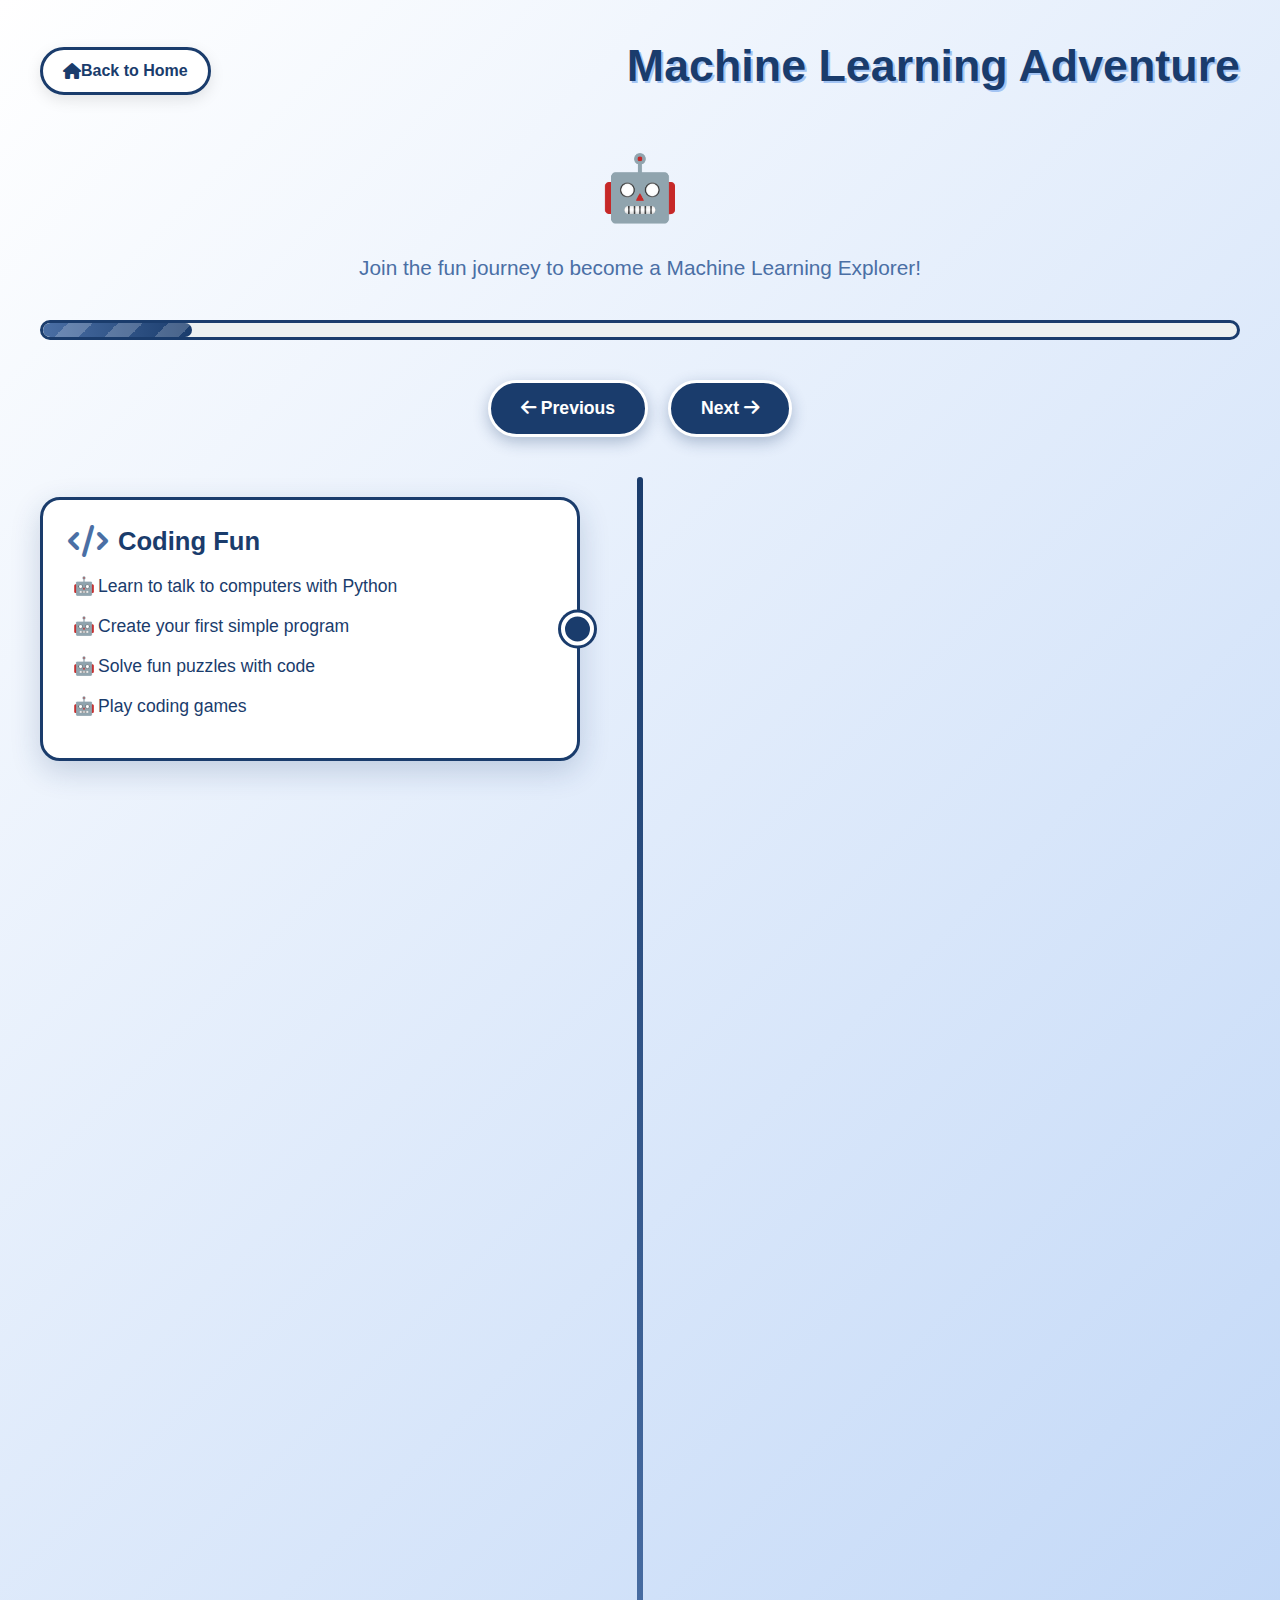
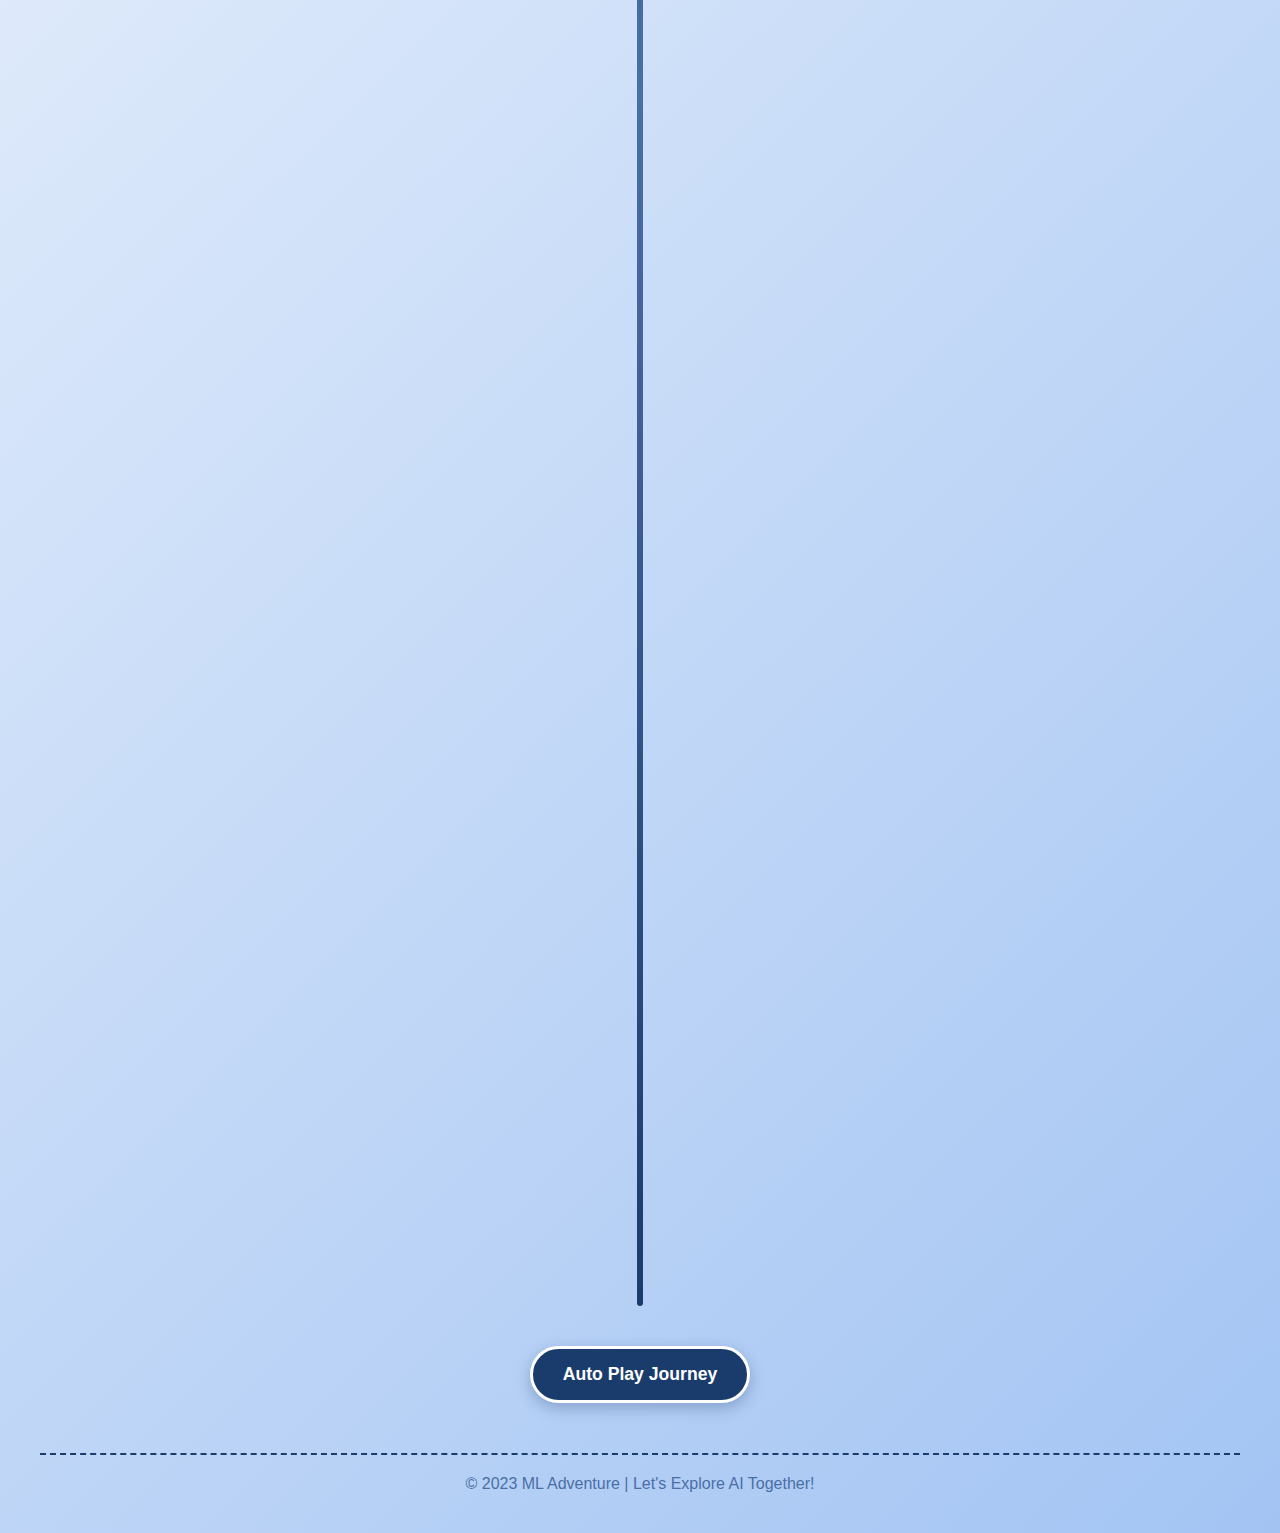
<file: roadmap.html>
<!DOCTYPE html>
<html lang="en">
<head>
    <meta charset="UTF-8">
    <meta name="viewport" content="width=device-width, initial-scale=1.0">
    <title>ML Engineering for Kids</title>
    <link rel="stylesheet" href="https://cdnjs.cloudflare.com/ajax/libs/font-awesome/6.4.0/css/all.min.css">
    <!-- FAVICON: Add these lines for your website icon -->
    <!-- Standard favicon (most common) -->
    <link rel="icon" type="image/png" href="https://placehold.co/32x32/48CAE4/ffffff?text=AH" sizes="32x32">
    <!-- For Apple devices -->
    <link rel="apple-touch-icon" href="https://placehold.co/180x180/48CAE4/ffffff?text=AH" sizes="180x180">
    <!-- For older browsers -->
    <link rel="icon" type="image/x-icon" href="https://placehold.co/16x16/48CAE4/ffffff?text=AH">
    <!-- END FAVICON -->
    <script>
        // Define dataLayer and the gtag function.
        window.dataLayer = window.dataLayer || [];
        function gtag() {
            dataLayer.push(arguments);
        }

        // Set default consent to 'denied' for all categories.
        // This ensures a privacy-first approach before user interaction.
        gtag('consent', 'default', {
            'ad_storage': 'denied',
            'analytics_storage': 'denied',
            'personalization_storage': 'denied',
            'functionality_storage': 'denied',
            'security_storage': 'denied',
            'wait_for_update': 500 // Wait for CMP to update consent (in milliseconds)
        });

        // Load the Google Tag Manager/Global Site Tag script.
        // Replace 'G-XXXXXXX' with your actual Google Analytics 4 Measurement ID
        // or 'AW-XXXXXXX' for Google Ads Conversion ID if you use those.
        // The Google Certified CMP will typically manage the loading of the consent dialog.
        // For the full CMP script, you will generate it from your AdSense/Ad Manager/GA4 account.
        (function (w, d, s, l, i) {
            w[l] = w[l] || [];
            w[l].push({
                'gtm.start': new Date().getTime(),
                event: 'gtm.js'
            });
            var f = d.getElementsByTagName(s)[0],
                j = d.createElement(s),
                dl = l != 'dataLayer' ? '&l=' + l : '';
            j.async = true;
            j.src =
                'https://www.googletagmanager.com/gtm.js?id=' + i + dl;
            f.parentNode.insertBefore(j, f);
        })(window, document, 'script', 'dataLayer', 'GTM-XXXXXX'); // Replace GTM-XXXXXX with your GTM ID or appropriate Google tag ID
    </script>
    <style>
        * {
            margin: 0;
            padding: 0;
            box-sizing: border-box;
            font-family: 'Comic Sans MS', 'Chalkboard SE', sans-serif;
        }
        
        body {
            background: linear-gradient(135deg, #ffffff 0%, #a3c4f3 100%);
            min-height: 100vh;
            padding: 20px;
            color: #1a3c6c;
            overflow-x: hidden;
        }
        
        .container {
            max-width: 1200px;
            margin: 0 auto;
        }
        
        header {
            display: flex;
            justify-content: space-between;
            align-items: center;
            padding: 20px 0;
            margin-bottom: 30px;
        }
        
        .home-btn {
            display: flex;
            align-items: center;
            text-decoration: none;
            color: #1a3c6c;
            font-weight: 600;
            transition: all 0.3s ease;
            background: white;
            padding: 12px 20px;
            border-radius: 50px;
            box-shadow: 0 5px 15px rgba(0, 0, 0, 0.1);
            border: 3px solid #1a3c6c;
            animation: bounce 2s infinite;
        }
        
        @keyframes bounce {
            0%, 100% { transform: translateY(0); }
            50% { transform: translateY(-5px); }
        }
        
        .home-btn:hover {
            transform: translateY(-3px);
            box-shadow: 0 8px 20px rgba(0, 0, 0, 0.2);
            background: #1a3c6c;
            color: white;
        }
        
        h1 {
            font-size: 2.8rem;
            color: #1a3c6c;
            text-align: center;
            margin-bottom: 10px;
            text-shadow: 2px 2px 0px #a3c4f3;
        }
        
        .subtitle {
            text-align: center;
            color: #4a6fa5;
            margin-bottom: 40px;
            font-size: 1.3rem;
        }
        
        .character {
            text-align: center;
            margin-bottom: 30px;
        }
        
        .robot {
            font-size: 4rem;
            animation: float 3s ease-in-out infinite;
        }
        
        @keyframes float {
            0%, 100% { transform: translateY(0); }
            50% { transform: translateY(-10px); }
        }
        
        .roadmap {
            display: flex;
            flex-direction: column;
            position: relative;
            margin: 40px 0;
        }
        
        .roadmap::before {
            content: '';
            position: absolute;
            top: 0;
            bottom: 0;
            left: 50%;
            transform: translateX(-50%);
            width: 6px;
            background: linear-gradient(to bottom, #1a3c6c, #4a6fa5, #1a3c6c);
            border-radius: 10px;
        }
        
        .milestone {
            width: 45%;
            padding: 25px;
            background: white;
            border-radius: 20px;
            box-shadow: 0 10px 30px rgba(26, 60, 108, 0.2);
            margin: 20px 0;
            position: relative;
            opacity: 0;
            transform: translateY(50px);
            transition: all 0.8s ease;
            border: 3px solid #1a3c6c;
        }
        
        .milestone.visible {
            opacity: 1;
            transform: translateY(0);
        }
        
        .milestone-left {
            align-self: flex-start;
        }
        
        .milestone-right {
            align-self: flex-end;
        }
        
        .milestone::after {
            content: '';
            position: absolute;
            top: 50%;
            width: 25px;
            height: 25px;
            background: #1a3c6c;
            border-radius: 50%;
            transform: translateY(-50%);
            border: 4px solid white;
            box-shadow: 0 0 0 3px #1a3c6c;
        }
        
        .milestone-left::after {
            right: -17px;
        }
        
        .milestone-right::after {
            left: -17px;
        }
        
        .milestone-title {
            font-size: 1.6rem;
            color: #1a3c6c;
            margin-bottom: 15px;
            display: flex;
            align-items: center;
        }
        
        .milestone-title i {
            margin-right: 10px;
            font-size: 2rem;
            color: #4a6fa5;
        }
        
        .milestone-content {
            line-height: 1.6;
            color: #1a3c6c;
            font-size: 1.1rem;
        }
        
        .milestone-content ul {
            list-style-type: none;
            padding-left: 5px;
        }
        
        .milestone-content li {
            margin-bottom: 12px;
            padding-left: 25px;
            position: relative;
        }
        
        .milestone-content li::before {
            content: '🤖';
            position: absolute;
            left: 0;
        }
        
        .progress-bar {
            height: 20px;
            background: #ecf0f1;
            border-radius: 30px;
            margin: 40px 0;
            overflow: hidden;
            border: 3px solid #1a3c6c;
        }
        
        .progress {
            height: 100%;
            width: 0%;
            background: linear-gradient(90deg, #4a6fa5, #1a3c6c);
            border-radius: 30px;
            transition: width 2s ease;
            position: relative;
        }
        
        .progress::after {
            content: '';
            position: absolute;
            top: 0;
            left: 0;
            bottom: 0;
            right: 0;
            background-image: linear-gradient(-45deg, rgba(255, 255, 255, 0.2) 25%, transparent 25%, transparent 50%, rgba(255, 255, 255, 0.2) 50%, rgba(255, 255, 255, 0.2) 75%, transparent 75%, transparent);
            z-index: 1;
            background-size: 50px 50px;
            animation: move 2s linear infinite;
            border-radius: 30px;
        }
        
        @keyframes move {
            0% { background-position: 0 0; }
            100% { background-position: 50px 50px; }
        }
        
        .controls {
            display: flex;
            justify-content: center;
            gap: 20px;
            margin: 30px 0;
        }
        
        .control-btn {
            padding: 15px 30px;
            background: #1a3c6c;
            color: white;
            border: none;
            border-radius: 50px;
            cursor: pointer;
            font-weight: 600;
            transition: all 0.3s ease;
            box-shadow: 0 5px 15px rgba(26, 60, 108, 0.3);
            font-size: 1.1rem;
            border: 3px solid white;
        }
        
        .control-btn:hover {
            background: #4a6fa5;
            transform: translateY(-5px) scale(1.05);
            box-shadow: 0 8px 20px rgba(26, 60, 108, 0.4);
        }
        
        .animation-control {
            text-align: center;
            margin: 20px 0;
        }
        
        footer {
            text-align: center;
            margin-top: 50px;
            padding: 20px;
            color: #4a6fa5;
            border-top: 2px dashed #1a3c6c;
        }
        
        .confetti {
            position: fixed;
            width: 10px;
            height: 10px;
            background-color: #1a3c6c;
            opacity: 0.7;
            border-radius: 0;
            z-index: 1000;
            animation: confetti-fall 5s linear forwards;
        }
        
        @keyframes confetti-fall {
            0% { transform: translateY(-10px) rotate(0deg); opacity: 1; }
            100% { transform: translateY(100vh) rotate(720deg); opacity: 0; }
        }
        
        @media (max-width: 768px) {
            .roadmap::before {
                left: 20px;
            }
            
            .milestone {
                width: 85%;
                align-self: flex-end;
            }
            
            .milestone-left::after {
                left: -17px;
                right: auto;
            }
            
            h1 {
                font-size: 2.2rem;
            }
        }
    </style>
</head>
<body>
    <div class="container">
        <header>
            <a href="index.html" class="home-btn">
                <i class="fas fa-home"></i>
                <span>Back to Home</span>
            </a>
            <h1>Machine Learning Adventure</h1>
        </header>
        
        <div class="character">
            <div class="robot">🤖</div>
        </div>
        
        <p class="subtitle">Join the fun journey to become a Machine Learning Explorer!</p>
        
        <div class="progress-bar">
            <div class="progress" id="roadmap-progress"></div>
        </div>
        
        <div class="controls">
            <button class="control-btn" id="prev-btn"><i class="fas fa-arrow-left"></i> Previous</button>
            <button class="control-btn" id="next-btn">Next <i class="fas fa-arrow-right"></i></button>
        </div>
        
        <div class="roadmap">
            <div class="milestone milestone-left">
                <h2 class="milestone-title"><i class="fas fa-code"></i> Coding Fun</h2>
                <div class="milestone-content">
                    <ul>
                        <li>Learn to talk to computers with Python</li>
                        <li>Create your first simple program</li>
                        <li>Solve fun puzzles with code</li>
                        <li>Play coding games</li>
                    </ul>
                </div>
            </div>
            
            <div class="milestone milestone-right">
                <h2 class="milestone-title"><i class="fas fa-calculator"></i> Math Magic</h2>
                <div class="milestone-content">
                    <ul>
                        <li>Discover patterns and shapes</li>
                        <li>Learn counting with computers</li>
                        <li>Play with numbers and graphs</li>
                        <li>Solve mysteries with math</li>
                    </ul>
                </div>
            </div>
            
            <div class="milestone milestone-left">
                <h2 class="milestone-title"><i class="fas fa-chart-line"></i> Data Discovery</h2>
                <div class="milestone-content">
                    <ul>
                        <li>Find hidden stories in data</li>
                        <li>Create colorful charts and graphs</li>
                        <li>Clean and organize information</li>
                        <li>Play data detective</li>
                    </ul>
                </div>
            </div>
            
            <div class="milestone milestone-right">
                <h2 class="milestone-title"><i class="fas fa-brain"></i> First AI Steps</h2>
                <div class="milestone-content">
                    <ul>
                        <li>Teach computers to recognize patterns</li>
                        <li>Create your first smart program</li>
                        <li>Play guessing games with AI</li>
                        <li>Train a computer to see like you</li>
                    </ul>
                </div>
            </div>
            
            <div class="milestone milestone-left">
                <h2 class="milestone-title"><i class="fas fa-project-diagram"></i> Brainy Networks</h2>
                <div class="milestone-content">
                    <ul>
                        <li>Build digital brain cells</li>
                        <li>Create networks that learn</li>
                        <li>Teach computers to see pictures</li>
                        <li>Make AI that understands words</li>
                    </ul>
                </div>
            </div>
            
            <div class="milestone milestone-right">
                <h2 class="milestone-title"><i class="fas fa-rocket"></i> Launch Your AI</h2>
                <div class="milestone-content">
                    <ul>
                        <li>Put your AI on the internet</li>
                        <li>Share your creation with friends</li>
                        <li>Create an AI helper</li>
                        <li>Watch your AI learn and grow</li>
                    </ul>
                </div>
            </div>
            
            <div class="milestone milestone-left">
                <h2 class="milestone-title"><i class="fas fa-robot"></i> Super Smart Systems</h2>
                <div class="milestone-content">
                    <ul>
                        <li>Make AI that gets smarter every day</li>
                        <li>Build robots that learn from mistakes</li>
                        <li>Create systems that help people</li>
                        <li>Design the future with AI</li>
                    </ul>
                </div>
            </div>
            
            <div class="milestone milestone-right">
                <h2 class="milestone-title"><i class="fas fa-graduation-cap"></i> AI Explorer</h2>
                <div class="milestone-content">
                    <ul>
                        <li>Build your own AI project</li>
                        <li>Teach others what you've learned</li>
                        <li>Earn your ML Explorer badge</li>
                        <li>Plan your next AI adventure</li>
                    </ul>
                </div>
            </div>
        </div>
        
        <div class="animation-control">
            <button class="control-btn" id="auto-scroll-btn">Auto Play Journey</button>
        </div>
        
        <footer>
            <p>© 2023 ML Adventure | Let's Explore AI Together!</p>
        </footer>
    </div>

    <script>
        document.addEventListener('DOMContentLoaded', function() {
            const milestones = document.querySelectorAll('.milestone');
            const progressBar = document.getElementById('roadmap-progress');
            const nextBtn = document.getElementById('next-btn');
            const prevBtn = document.getElementById('prev-btn');
            const autoScrollBtn = document.getElementById('auto-scroll-btn');
            
            let currentMilestone = 0;
            let autoScrollInterval;
            
            // Initialize first milestone as visible
            if (milestones.length > 0) {
                milestones[0].classList.add('visible');
                updateProgress();
            }
            
            // Function to show next milestone
            function showNextMilestone() {
                if (currentMilestone < milestones.length - 1) {
                    milestones[currentMilestone].classList.remove('visible');
                    currentMilestone++;
                    milestones[currentMilestone].classList.add('visible');
                    updateProgress();
                    scrollToCurrentMilestone();
                    createConfetti();
                }
            }
            
            // Function to show previous milestone
            function showPrevMilestone() {
                if (currentMilestone > 0) {
                    milestones[currentMilestone].classList.remove('visible');
                    currentMilestone--;
                    milestones[currentMilestone].classList.add('visible');
                    updateProgress();
                    scrollToCurrentMilestone();
                }
            }
            
            // Update progress bar
            function updateProgress() {
                const progress = ((currentMilestone + 1) / milestones.length) * 100;
                progressBar.style.width = `${progress}%`;
            }
            
            // Scroll to current milestone
            function scrollToCurrentMilestone() {
                milestones[currentMilestone].scrollIntoView({
                    behavior: 'smooth',
                    block: 'center'
                });
            }
            
            // Create confetti animation
            function createConfetti() {
                if (currentMilestone === milestones.length - 1) {
                    for (let i = 0; i < 50; i++) {
                        setTimeout(() => {
                            const confetti = document.createElement('div');
                            confetti.className = 'confetti';
                            confetti.style.left = Math.random() * 100 + 'vw';
                            confetti.style.backgroundColor = ['#1a3c6c', '#4a6fa5', '#a3c4f3'][Math.floor(Math.random() * 3)];
                            confetti.style.width = (5 + Math.random() * 10) + 'px';
                            confetti.style.height = (5 + Math.random() * 10) + 'px';
                            document.body.appendChild(confetti);
                            
                            setTimeout(() => {
                                confetti.remove();
                            }, 5000);
                        }, i * 100);
                    }
                }
            }
            
            // Auto-scroll functionality
            function toggleAutoScroll() {
                if (autoScrollInterval) {
                    clearInterval(autoScrollInterval);
                    autoScrollInterval = null;
                    autoScrollBtn.textContent = 'Auto Play Journey';
                } else {
                    autoScrollInterval = setInterval(() => {
                        if (currentMilestone < milestones.length - 1) {
                            showNextMilestone();
                        } else {
                            clearInterval(autoScrollInterval);
                            autoScrollInterval = null;
                            autoScrollBtn.textContent = 'Auto Play Journey';
                        }
                    }, 3000);
                    autoScrollBtn.textContent = 'Stop Journey';
                }
            }
            
            // Event listeners
            nextBtn.addEventListener('click', showNextMilestone);
            prevBtn.addEventListener('click', showPrevMilestone);
            autoScrollBtn.addEventListener('click', toggleAutoScroll);
            
            // Keyboard navigation
            document.addEventListener('keydown', (e) => {
                if (e.key === 'ArrowRight') {
                    showNextMilestone();
                } else if (e.key === 'ArrowLeft') {
                    showPrevMilestone();
                }
            });
            
            // Intersection Observer for scroll-triggered animations
            const observerOptions = {
                root: null,
                rootMargin: '0px',
                threshold: 0.5
            };
            
            const observer = new IntersectionObserver((entries) => {
                entries.forEach(entry => {
                    if (entry.isIntersecting) {
                        entry.target.classList.add('visible');
                    }
                });
            }, observerOptions);
            
            // Observe all milestones
            milestones.forEach(milestone => {
                observer.observe(milestone);
            });
        });
    </script>
</body>
</html>
</file>
